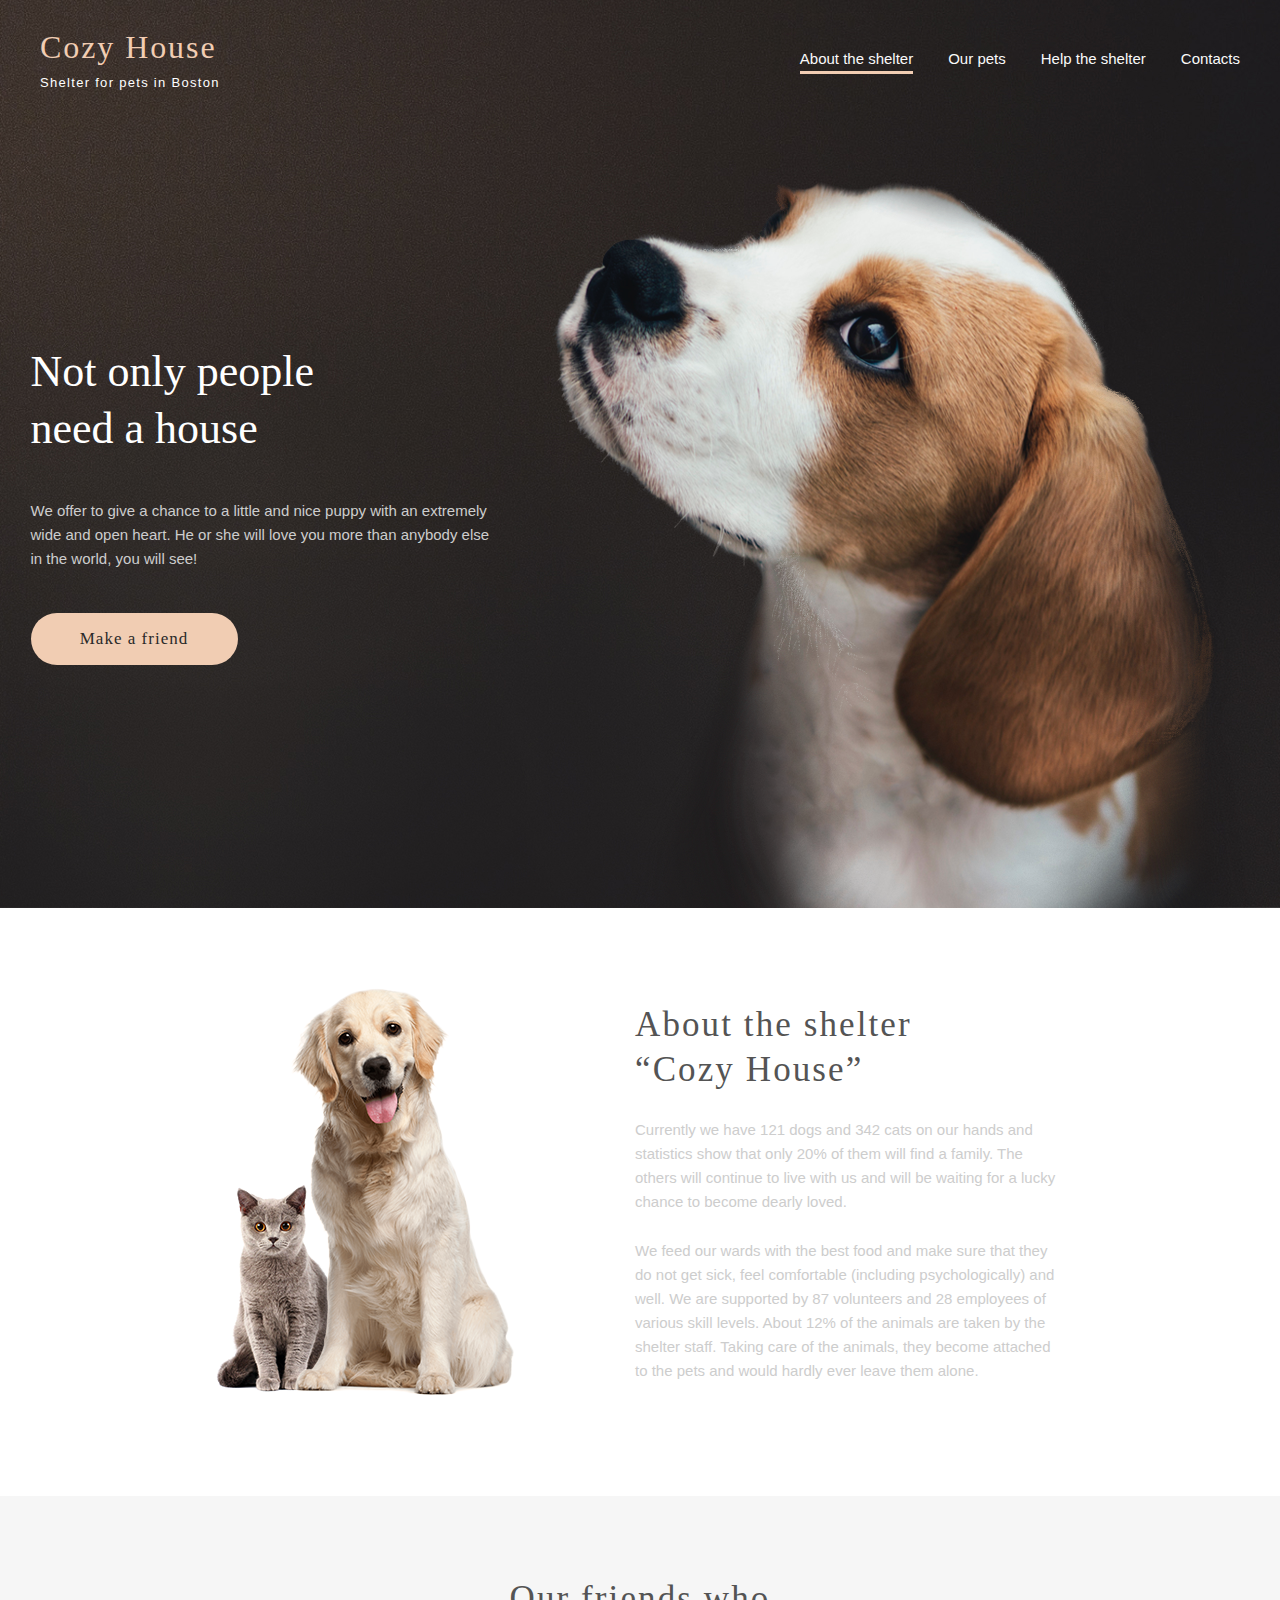
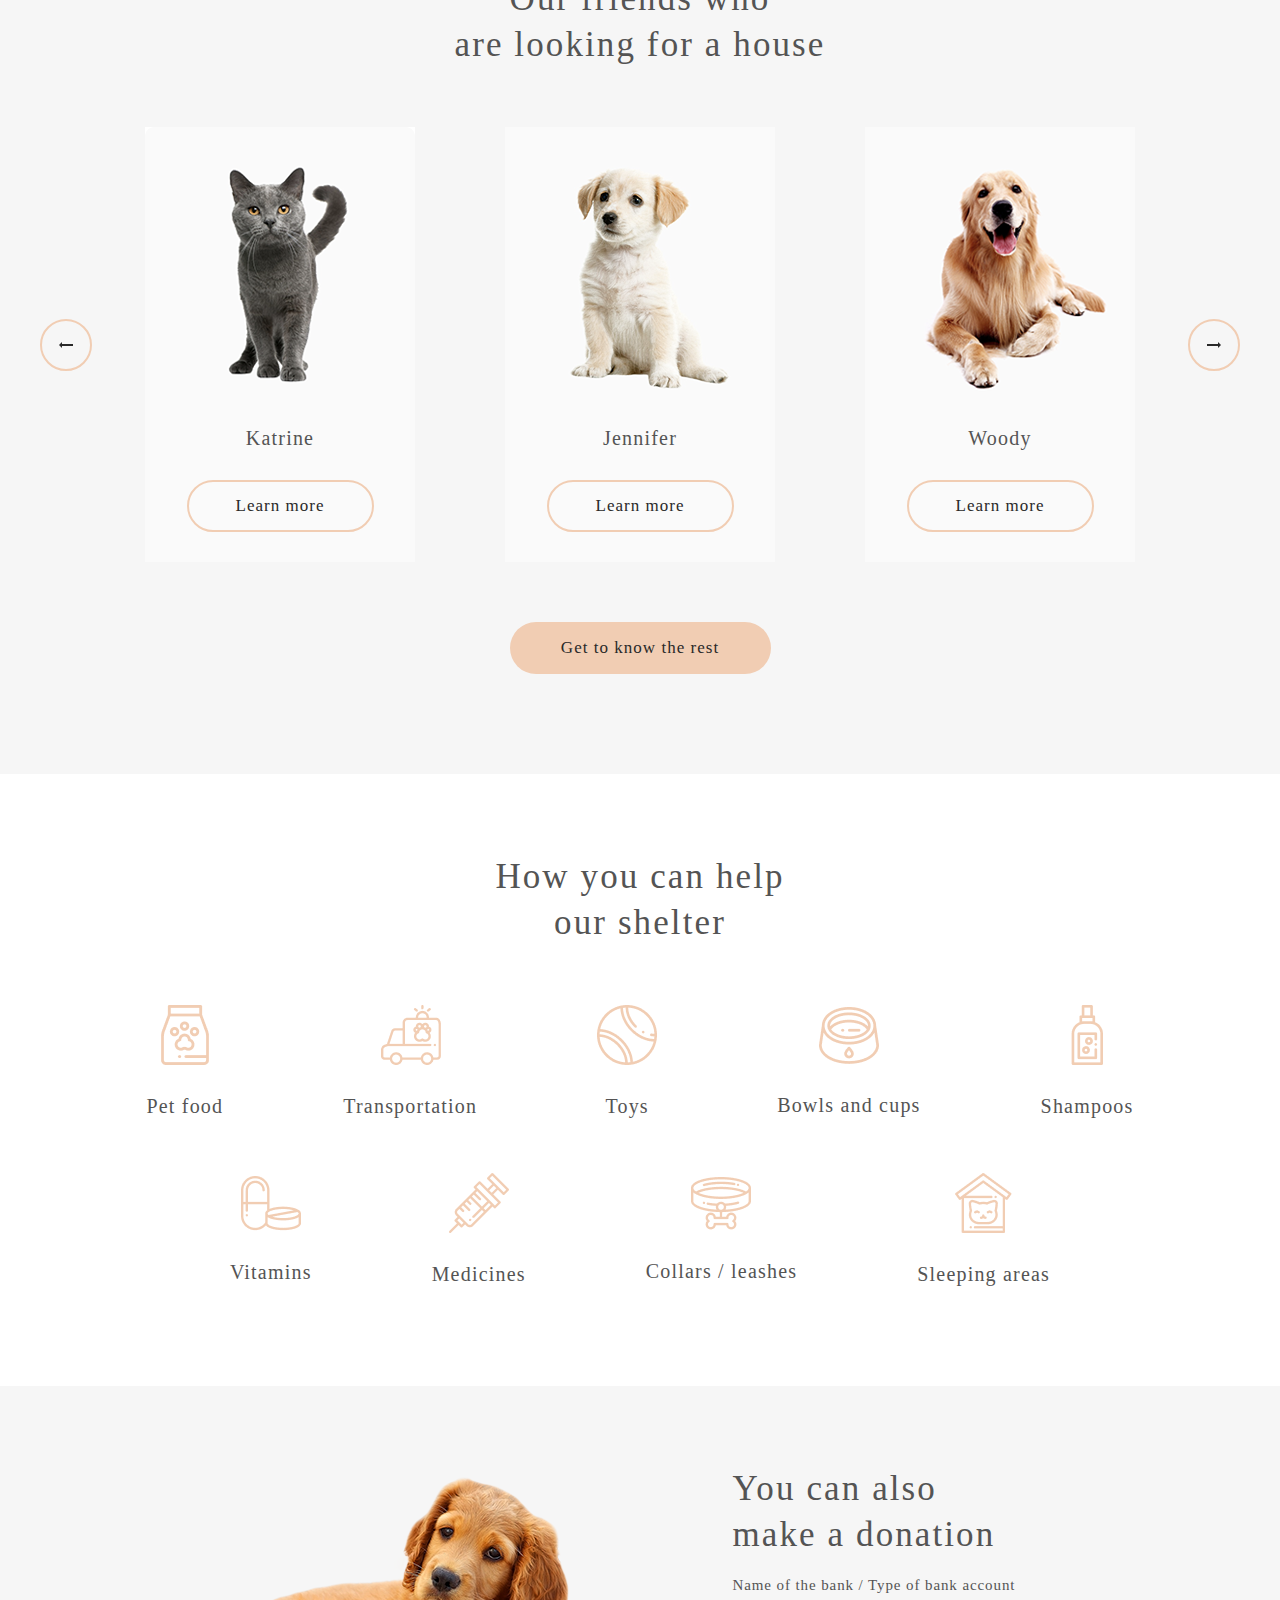
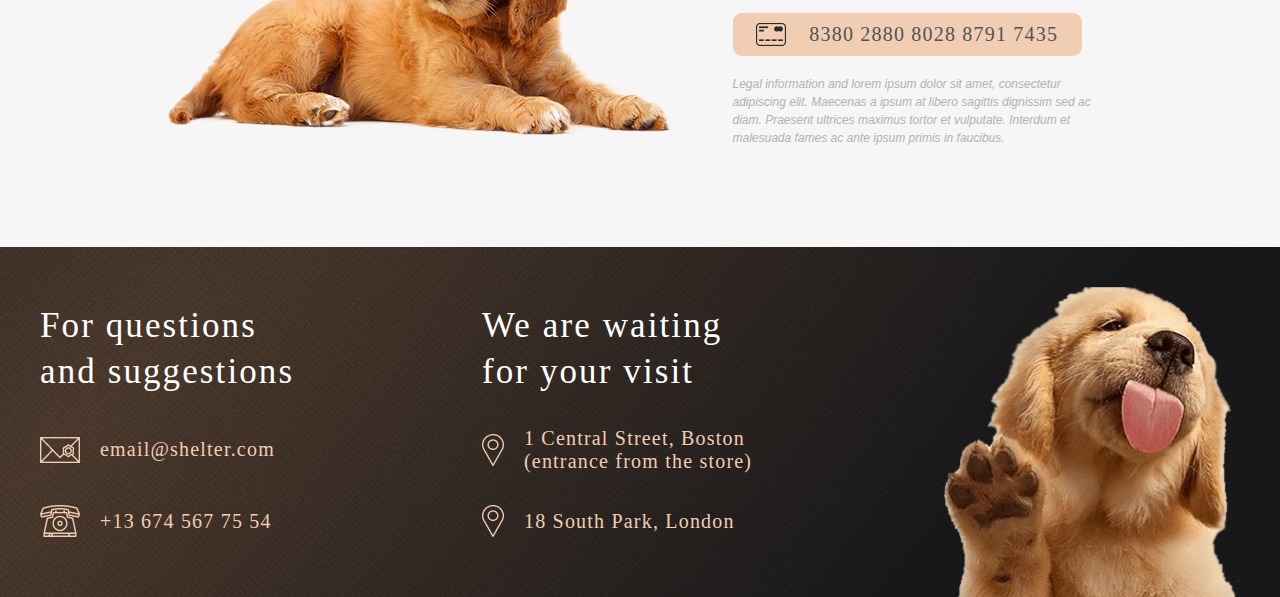
<file: shelter/index.html>
<!DOCTYPE html>
<html lang="en">

<head>
	<meta charset="UTF-8">
	<meta name="viewport" content="width=device-width, initial-scale=1.0">
	<title>Cozy House</title>
	<link rel="stylesheet" href="./css/style.css">
	<meta name="viewport" content="width=device-width">
</head>

<body>

	<!-- Header start -->

	<header class="header">
		<div class="menu">
			<a class="logo" href="./index.html">
				<h1 class="shelter_name">Cozy House</h1>
				<h3 class="shelter_base">Shelter for pets in Boston</h3>
			</a>
			<nav class="menu__body">
				<ul class="menu__list">
					<li class="header__item active">
						<a href="./index.html" class="header__link">About the shelter</a>
					</li>
					<li class="header__item ">
						<a href="./index-Our-pets.html" class="header__link">Our pets</a>
					</li>
					<li class="header__item">
						<a href="#help" class="header__link">Help the shelter</a>
					</li>
					<li class="header__item">
						<a href="#footer" class="header__link">Contacts</a>
					</li>
				</ul>
			</nav>
			<div class="menu_icon">
				<span></span>
				<span></span>
				<span></span>
				<!-- <span>&nbsp;</span> -->
			</div>
			<!-- <img src="./src/img/Burger.png" alt="img" class="burger"> -->
		</div>
	</header>

	<!-- Header end -->

	<main class="main">
		<!-- not-only start -->
		<section class="not-only">
			<div class="wrapper wrapper__not-onle">
				<!-- <div class="wrapper__not-onle"> -->
				<div class="not-only-friend">
					<h2 class="intro__title">
						Not only people need a house
					</h2>
					<p class="intro__subtitle">
						We offer to give a chance to a little and nice puppy with an extremely wide and open heart. He or
						she
						will love you more than anybody else in the world, you will see!
					</p>
					<a class="not-only-button" href="#our-friends">
						<button type="submit" class="search-form__submit">Make a friend</button></a>
				</div>
				<div class="not-only-pet">
					<img src="./img/start-screen-puppy.png" alt="" class="start-screen-puppy">
				</div>
				<!-- </div> -->
			</div>
		</section>
		<!-- about end -->

		<!-- about start -->
		<section class="about">
			<div class="wrapper">
				<div class="wrapper-about">
					<div class="about-img"></div>
					<div class="about-content">
						<h3 class="about-title">About the shelter <br> “Cozy House”</h3>
						<p class="about-p">Currently we have 121 dogs and 342 cats on our hands and statistics show that only
							20% of them will find a family. The others will continue to live with us and will be waiting for a
							lucky chance to become dearly loved.</p>
						<p class="about-p">We feed our wards with the best food and make sure that they do not get sick, feel
							comfortable (including psychologically) and well. We are supported by 87 volunteers and 28
							employees of various skill levels. About 12% of the animals are taken by the shelter staff. Taking
							care of the animals, they become attached to the pets and would hardly ever leave them alone.</p>
					</div>
				</div>
			</div>
		</section>
		<!-- about end -->

		<!-- our-friend start -->
		<section id="our-friends" class="our-friend">
			<div class="wrapper wrapper-friend">
				<h3 class="our-friend-title">Our friends who <br> are looking for a house</h3>
				<div class="slider">
					<button class="slider-left"></button>
					<div class="slider-conteiner">
						<div class="slider-card">
							<div class="slider-img"><img class="slider-img-img" src="./img/katrine.png" alt="pets-katrine"></div>
							<div class="slider-text">
								<p class="slider-text-p">Katrine</p>
							</div>
							<button class="slider-button">Learn more</button>
						</div>
						<div class="slider-card">
							<div class="slider-img"><img class="slider-img-img" src="./img/jennifer.png" alt="pets-katrine"></div>
							<div class="slider-text">
								<p class="slider-text-p">Jennifer</p>
							</div>
							<button class="slider-button">Learn more</button>
						</div>
						<div class="slider-card">
							<div class="slider-img"><img class="slider-img-img" src="./img/woody.png" alt="pets-katrine"></div>
							<div class="slider-text">
								<p class="slider-text-p">Woody</p>
							</div>
							<button class="slider-button">Learn more</button>
						</div>
					</div>
					<button class="slider-right"></button>
				</div>
				<a href="index-Our-pets.html#our_friends">
					<button type="submit" class="search-form-slider">Get to know the rest</button>
				</a>

			</div>

		</section>
		<!-- our-friend end -->

		<!-- help start -->
		<section id="help" class="help">
			<div class="wrapper help-wrapper">
				<h3 class="help-text">How you can help our shelter</h3>
				<div class="help-content">
					<div class="list-items-for-pets">
						<img src="./img/help-list-items/Vector.png" alt="Vector" class="for-pets-img">
						<h4 class="for-pets-par">Pet food</h4>
					</div>
					<div class="list-items-for-pets">
						<img src="./img/help-list-items/transportation.png" alt="transportation" class="for-pets-img">
						<h4 class="for-pets-par">Transportation</h4>
					</div>
					<div class="list-items-for-pets">
						<img src="./img/help-list-items/toys.png" alt="toys" class="for-pets-img">
						<h4 class="for-pets-par">Toys</h4>
					</div>
					<div class="list-items-for-pets">
						<img src="./img/help-list-items/bowls-and-cups.png" alt="bowls-and-cups" class="for-pets-img">
						<h4 class="for-pets-par">Bowls and cups</h4>
					</div>
					<div class="list-items-for-pets">
						<img src="./img/help-list-items/shampoos.png" alt="shampoos" class="for-pets-img">
						<h4 class="for-pets-par">Shampoos</h4>
					</div>
					<div class="list-items-for-pets test2">
						<img src="./img/help-list-items/vitamins.png" alt="vitamins" class="for-pets-img">
						<h4 class="for-pets-par">Vitamins</h4>
					</div>
					<div class="list-items-for-pets">
						<img src="./img/help-list-items/medicines.png" alt="medicines" class="for-pets-img">
						<h4 class="for-pets-par">Medicines</h4>
					</div>
					<div class="list-items-for-pets">
						<img src="./img/help-list-items/collars-or-leashes.png" alt="collars-or-leashes" class="for-pets-img">
						<h4 class="for-pets-par">Collars / leashes</h4>
					</div>
					<div class="list-items-for-pets">
						<img src="./img/help-list-items/sleeping-area.png" alt="sleeping-area.png" class="for-pets-img">
						<h4 class="for-pets-par">Sleeping areas</h4>
					</div>
				</div>
			</div>
		</section>
		<!-- help end -->

		<!-- donation start -->
		<section class="donation">
			<div class="wrapper donation-wrapper">
				<!-- <div class="donation-wrapper"> -->
				<div>
					<img src="./img/donation-dog.png" alt="" class="donation-img">
				</div>
				<div class="donation-content">
					<h3 class="donation-about">You can also <br> make a donation</h3>
					<h5 class="bank-par">Name of the bank / Type of bank account</h5>
					<a class="donation_link" href="#">
						<img src="./img/credit-card.png" alt="">
						<h4 class="donation-tel">8380 2880 8028 8791 7435</h4>
					</a>
					<p class="donation-description">Legal information and lorem ipsum dolor sit amet, consectetur
						adipiscing elit. Maecenas a ipsum at libero sagittis dignissim sed ac diam. Praesent ultrices
						maximus tortor et vulputate. Interdum et malesuada fames ac ante ipsum primis in faucibus.</p>
				</div>
				<!-- </div> -->
			</div>
		</section>
		<!-- donation end -->

	</main>
	<footer id="footer" class="footer">
		<div class="wrapper footer-wrapper">
			<!-- <div class="footer-wrapper"> -->
			<div class="question-contacts">
				<h3 class="contacts-title">For questions <br> and suggestions</h3>
				<a class="contacts-link" href="mailto:email@shelter.com">
					<img src="./img/mail.png" alt="mail">
					<h4 class="contacts">email@shelter.com</h4>
				</a>
				<a class="contacts-link" href="tel:+13 674 567 75 54">
					<img src="./img/phone.png" alt="phone">
					<h4 class="contacts">+13 674 567 75 54</h4>
				</a>
			</div>
			<div class="question-contacts">
				<h3 class="contacts-title">We are waiting <br> for your visit</h3>
				<a class="contacts-link"
					href="https://www.google.com.ua/maps/place/Marrakesh,+Morocco/@31.6345446,-8.1482793,11z/data=!3m1!4b1!4m6!3m5!1s0xdafee8d96179e51:0x5950b6534f87adb8!8m2!3d31.6294723!4d-7.9810845!16zL20vMDU0cnc">
					<div class="img_pin"></div>
					<h4 class="contacts">1 Central Street, Boston <br>(entrance from the store)</h4>
				</a>
				<a class="contacts-link"
					href="https://www.google.com.ua/maps/place/Marrakesh,+Morocco/@31.6345446,-8.1482793,11z/data=!3m1!4b1!4m6!3m5!1s0xdafee8d96179e51:0x5950b6534f87adb8!8m2!3d31.6294723!4d-7.9810845!16zL20vMDU0cnc">
					<div class="img_pin"></div>
					<h4 class="contacts">18 South Park, London </h4>
				</a>
			</div>
			<div class="puppu-contacts-img">
			</div>
			<!-- </div> -->
		</div>
	</footer>
	<div class="popup_wrapper">
		<div class="popup_shadow"></div>
		<div class="popup_window">
			<button class="popup_close-button">
				<span class="crose"></span>
			</button>
			<div class="popup_content">
				<div class="popup_picture"></div>
				<div class="popup_text-wrapper">
					<h3 class="petName"></h3>
					<div class="petType-block">
						<h4 class="petType"></h4>
						<h4>&nbsp;-&nbsp;</h4>
						<h4 class="petBreed"></h4>
					</div>
					<h5 class="popup_text-h5 petDescription"></h5>
					<div class="popup_pets_data-block">
						<ul class="popup_ul">
							<li class="popup_li">
								<h5 class="h5_bold">Age:&nbsp;</h5>
								<h5 class="popup_age"></h5>
							</li>
							<li class="popup_li">
								<h5 class="h5_bold">Inoculations:&nbsp;</h5>
								<h5 class="popup_inoculations"></h5>
							</li>
							<li class="popup_li">
								<h5 class="h5_bold">Diseases:&nbsp;</h5>
								<h5 class="popup_diseases"></h5>
							</li>
							<li class="popup_li">
								<h5 class="h5_bold">Parasites:&nbsp;</h5>
								<h5 class="popup_parasites"></h5>
							</li>
						</ul>
					</div>
				</div>
			</div>
		</div>
	</div>
	<script src="./burger_menu.js"></script>
	<script src="./popup.js" type="module"></script>
</body>

</html>
</file>
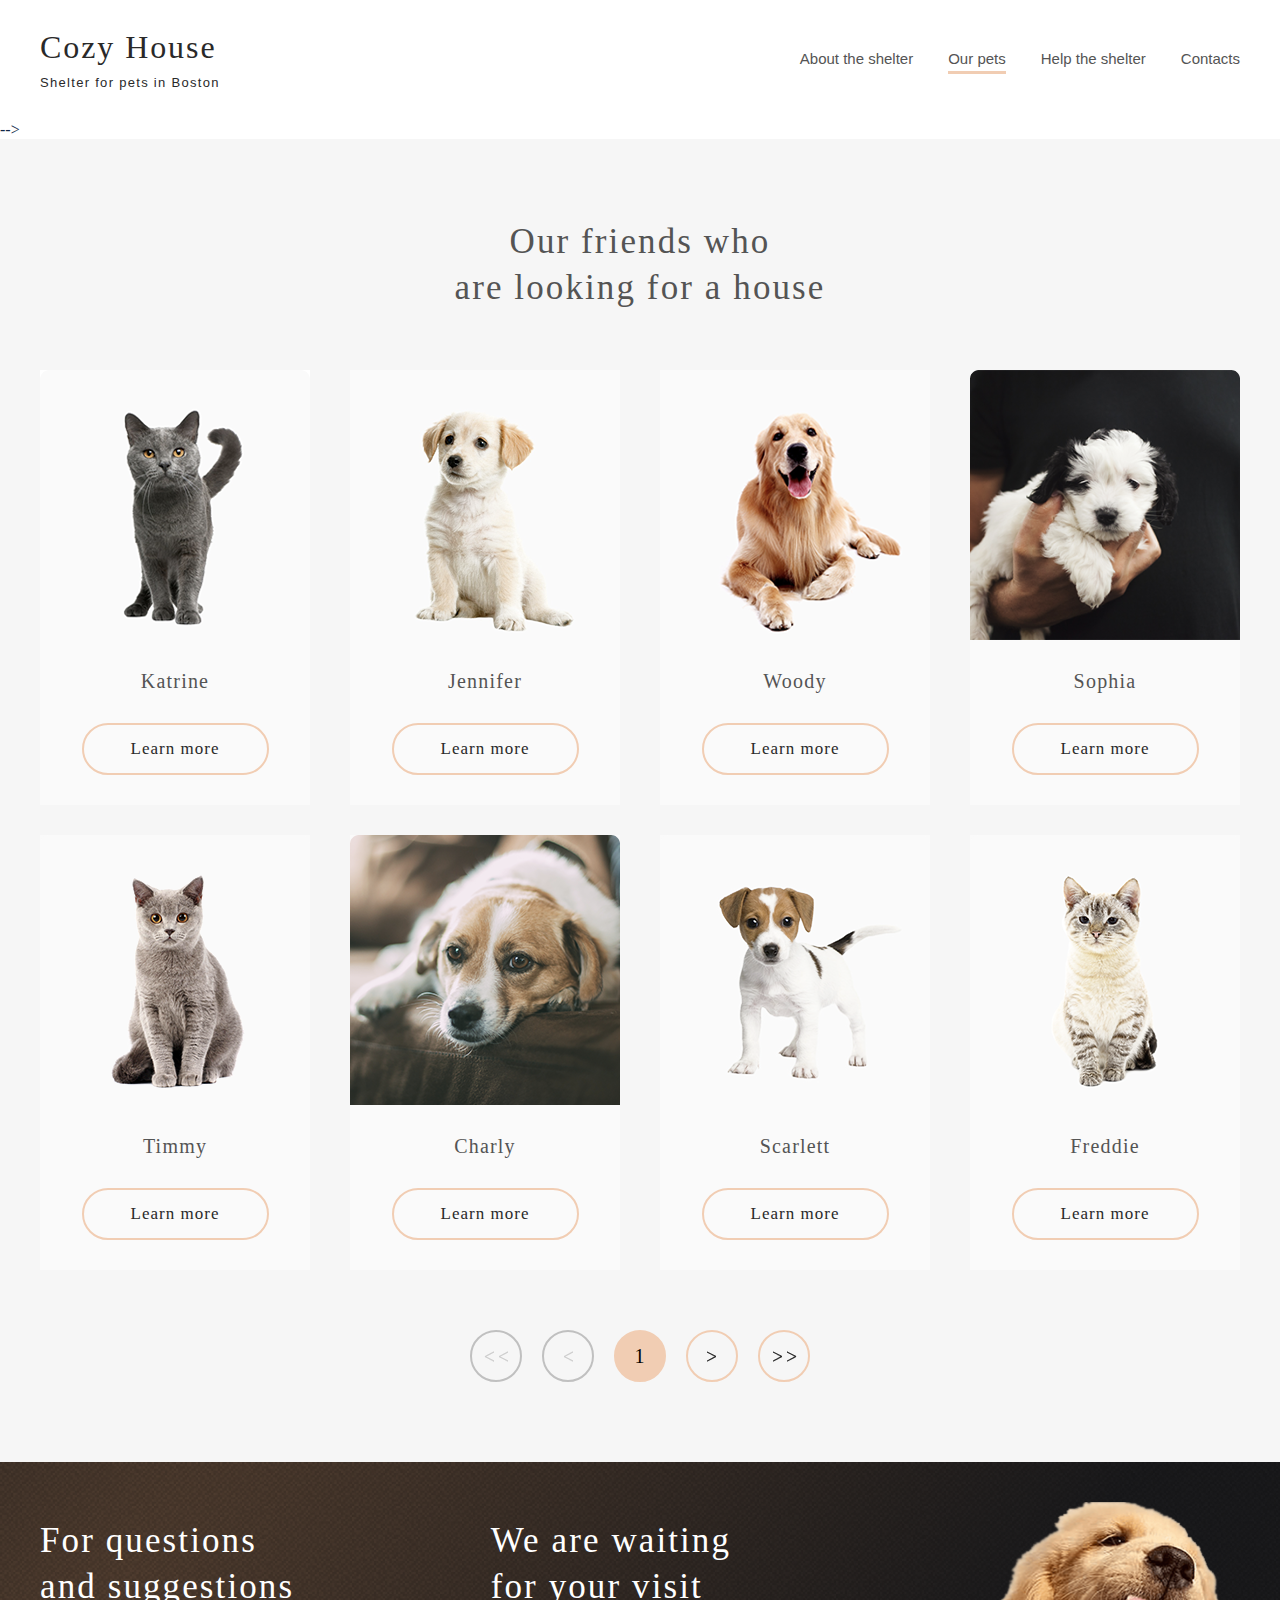
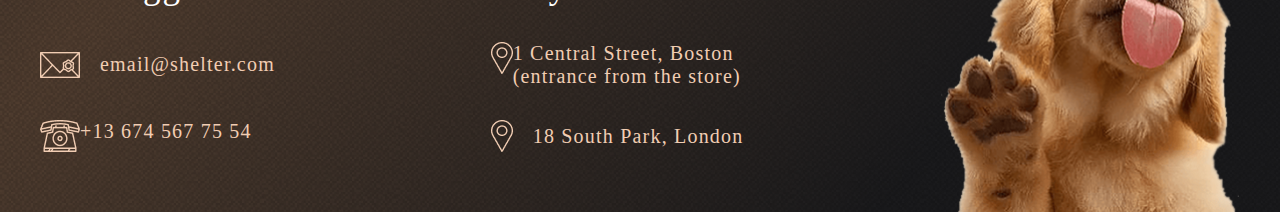
<file: shelter/index-Our-pets.html>
<!DOCTYPE html>
<html lang="en">

<head>
	<meta charset="UTF-8">
	<meta http-equiv="X-UA-Compatible" content="IE=edge">
	<meta name="viewport" content="width=device-width, initial-scale=1.0">
	<title>Our pets</title>
	<link rel="stylesheet" href="./css/style-Our-pets.css">
</head>

<body>

	<!-- Header start -->

	<header class="header">
		<div class="menu">
			<a class="logo" href="./index.html">
				<h1 class="shelter_name">Cozy House</h1>
				<h3 class="shelter_base">Shelter for pets in Boston</h3>
			</a>
			<nav class="menu__body">
				<ul class="menu__list">
					<li class="header__item ">
						<a href="./index.html" class="header__link">About the shelter</a>
					</li>
					<li class="header__item active">
						<a href="./index-Our-pets.html" class="header__link">Our pets</a>
					</li>
					<li class="header__item">
						<a href="#help" class="header__link">Help the shelter</a>
					</li>
					<li class="header__item">
						<a href="#footer" class="header__link">Contacts</a>
					</li>
				</ul>
			</nav>
			<div class="menu_icon">
				<span></span>
				<span></span>
				<span></span>
				<!-- <span>&nbsp;</span> -->
			</div>
		</div>
	</header> -->

	<main class="pets">
		<section id="our_friends" class="our_friends">
			<div class="wrapper our_friends-wrapper">
				<h3 class="our-friend-title">Our friends who <br>
					are looking for a house</h3>
				<!-- <div class="our_friends_conteiner"> -->
				<div class="our_friend-conteiner">
					<div class="slider-card">
						<div class="slider-img"><img class="slider-img-img" src="./img/katrine.png" alt="pets-katrine"></div>
						<div class="slider-text">
							<p class="slider-text-p">Katrine</p>
						</div>
						<button class="slider-button">Learn more</button>
					</div>
					<div class="slider-card">
						<div class="slider-img"><img class="slider-img-img" src="./img/jennifer.png" alt="pets-katrine"></div>
						<div class="slider-text">
							<p class="slider-text-p">Jennifer</p>
						</div>
						<button class="slider-button">Learn more</button>
					</div>
					<div class="slider-card">
						<div class="slider-img"><img class="slider-img-img" src="./img/woody.png" alt="pets-katrine"></div>
						<div class="slider-text">
							<p class="slider-text-p">Woody</p>
						</div>
						<button class="slider-button">Learn more</button>
					</div>
					<div class="slider-card">
						<div class="slider-img"><img class="slider-img-img" src="./img/pets/pets-katrine.png" alt="pets-katrine"></div>
						<div class="slider-text">
							<p class="slider-text-p">Sophia</p>
						</div>
						<button class="slider-button">Learn more</button>
					</div>
					<div class="slider-card">
						<div class="slider-img"><img class="slider-img-img" src="./img/pets/pets-timmy.png" alt="pets-katrine"></div>
						<div class="slider-text">
							<p class="slider-text-p">Timmy</p>
						</div>
						<button class="slider-button">Learn more</button>
					</div>
					<div class="slider-card">
						<div class="slider-img"><img class="slider-img-img" src="./img/pets/pets-charly.png" alt="pets-katrine"></div>
						<div class="slider-text">
							<p class="slider-text-p">Charly</p>
						</div>
						<button class="slider-button">Learn more</button>
					</div>
					<div class="slider-card">
						<div class="slider-img"><img class="slider-img-img" src="./img/pets/pets-scarlet.png" alt="pets-katrine"></div>
						<div class="slider-text">
							<p class="slider-text-p">Scarlett</p>
						</div>
						<button class="slider-button">Learn more</button>
					</div>
					<div class="slider-card">
						<div class="slider-img"><img class="slider-img-img" src="./img/pets/pets-katrine-2.png" alt="pets-katrine"></div>
						<div class="slider-text">
							<p class="slider-text-p">Freddie</p>
						</div>
						<button class="slider-button">Learn more</button>
					</div>
				</div>
				<!-- </div> -->
				<div class="our_friends_navigation">
					<button class="slider-left navigation-left-pets no_active" disabled></button>
					<button class="slider-left navigation-second-left no_active" disabled></button>
					<button class="slider-button-defolt navigation-one">1</button>
					<button class="slider-right navigation-second-right"></button>
					<button class="slider-right navigation-rigth-pets"></button>
				</div>
			</div>
		</section>
	</main>
	<footer id="footer" class="footer">
		<div class="wrapper">
			<div class="footer-wrapper">
				<div class="question-contacts">
					<h3 class="contacts-title">For questions <br> and suggestions</h3>
					<a class="contacts-link" href="mailto:email@shelter.com">
						<img src="./img/mail.png" alt="mail">
						<h4 class="contacts">email@shelter.com</h4>
					</a>
					<a class="" href="tel:+13 674 567 75 54">
						<img src="./img/phone.png" alt="phone">
						<h4 class="contacts">+13 674 567 75 54</h4>
					</a>
				</div>
				<div class="question-contacts">
					<h3 class="contacts-title">We are waiting <br> for your visit</h3>
					<a class=""
						href="https://www.google.com.ua/maps/place/Marrakesh,+Morocco/@31.6345446,-8.1482793,11z/data=!3m1!4b1!4m6!3m5!1s0xdafee8d96179e51:0x5950b6534f87adb8!8m2!3d31.6294723!4d-7.9810845!16zL20vMDU0cnc">
						<div class="img_pin"></div>
						<h4 class="contacts">1 Central Street, Boston <br>(entrance from the store)</h4>
					</a>
					<a class="contacts-link"
						href="https://www.google.com.ua/maps/place/Marrakesh,+Morocco/@31.6345446,-8.1482793,11z/data=!3m1!4b1!4m6!3m5!1s0xdafee8d96179e51:0x5950b6534f87adb8!8m2!3d31.6294723!4d-7.9810845!16zL20vMDU0cnc">
						<div class="img_pin"></div>
						<h4 class="contacts">18 South Park, London </h4>
					</a>
				</div>
				<div class="puppu-contacts-img">
				</div>
			</div>
		</div>
	</footer>
	</div>
	<div class="popup_wrapper">
		<div class="popup_shadow"></div>
		<div class="popup_window">
			<button class="popup_close-button">
				<span class="crose"></span>
			</button>
			<div class="popup_content">
				<div class="popup_picture" style="background-image: url(./img/pets/);" ></div>
				<div class="popup_text-wrapper">
					<h3 class="petName">12</h3>
					<div class="petType-block">
						<h4 class="petType">32</h4>
						<h4>&nbsp;-&nbsp;</h4>
						<h4 class="petBreed">32</h4>
					</div>
					<h5 class="popup_text-h5 petDescription"></h5>
					<div class="popup_pets_data-block">
						<ul class="popup_ul">
							<li class="popup_li">
								<h5 class="h5_bold">Age:&nbsp;</h5>
								<h5 class="popup_age"></h5>
							</li>
							<li class="popup_li">
								<h5 class="h5_bold">Inoculations:&nbsp;</h5>
								<h5 class="popup_inoculations"></h5>
							</li>
							<li class="popup_li">
								<h5 class="h5_bold">Diseases:&nbsp;</h5>
								<h5 class="popup_diseases"></h5>
							</li>
							<li class="popup_li">
								<h5 class="h5_bold">Parasites:&nbsp;</h5>
								<h5 class="popup_parasites"></h5>
							</li>
						</ul>
					</div>
				</div>
			</div>
		</div>
	</div>
	<script src="./burger_menu.js"></script>
	<script src="./popup.js" type="module"></script>
</body>

</html>
</file>
<file: shelter/css/style.css>
@import url(./popup.css);

* {
	padding: 0;
	margin: 0;
}

img {
	max-width: 100%;
	display: block;
}

html {
	box-sizing: border-box;
}

button {
	transition: .5s;
	cursor: pointer;
}

li {
	list-style: none;
}

a {
	display: flex;
	text-decoration: none;
}

body {
	font-family: 'Georgia';
	font-style: normal;
	font-size: 16px;
	line-height: 1.2;
	font-weight: normal;
	font-weight: 400;
	color: #102746;
	/* max-width: 1280px; */
}
body.lock {
	overflow: hidden;
}


h1 {
	display: none;
}

h2 {
	font-family: 'Georgia';
	font-style: normal;
	font-weight: 400;
	font-size: 44px;
	line-height: 130%;
	color: #FFFFFF;
}

h3 {
	font-family: 'Georgia';
	font-style: normal;
	font-weight: 400;
	font-size: 35px;
	line-height: 130%;
	align-items: center;
	letter-spacing: 0.06em;
	color: #545454;
}

h4 {
	font-family: 'Georgia';
	font-style: normal;
	font-weight: 400;
	font-size: 20px;
	line-height: 115%;
	align-items: center;
	letter-spacing: 0.06em;
	color: #545454;
}



h5 {
	font-family: 'Georgia';
	font-style: normal;
	font-weight: 400;
	font-size: 15px;
	line-height: 110%;
	align-items: center;
	letter-spacing: 0.06em;
	color: #545454;
}

p {
	font-family: 'Arial';
	font-size: 15px;
	line-height: 160%;
	color: #CDCDCD;
	align-items: center;
}
.slider-button-defolt {
	width: 52px;
	height: 52px;
	border: 2px solid #F1CDB3;
	border-radius: 50%;
}

.slider-button-defolt {
	width: 52px;
	height: 52px;
	border: 2px solid #F1CDB3;
	border-radius: 50%;
}

.wrapper {
	/* width: 1200px; */
	margin: 0 auto;
	width: 100%;
}

/* basic end */


/* Header  start */

.menu__list {
	display: flex;
	flex-wrap: wrap;
}

.header__item {
	margin-right: 35px;
}

.menu__list .active {
	border-bottom: 3px solid #F1CDB3;
	pointer-events: none;
}

.header__item:last-child {
	margin-right: 0;
}

.header__link {
	font-family: 'Arial';
	font-size: 15px;
	line-height: 160%;
	color: #FAFAFA;
	text-decoration: none;
}


.header__item:hover,
.header__item:active .header__item:focus {
	border-bottom: 3px solid #F1CDB3;
	cursor: pointer;
	opacity: .55;
}



.header {
	width: 100%;
	position: absolute;
}

.logo {
	display: block;
	text-decoration: none;
}



.menu {
	display: flex;
	justify-content: space-between;
	align-items: center;
	max-width: 1280px;
	padding: 30px 40px 0 40px;
	margin: 0 auto;
}

.menu_navigation {
	display: flex;
	/* margin: auto 0 auto auto auto; */
}


.logo {
	justify-content: center;
	align-content: center;
}


.shelter_name {
	display: flex;
	align-items: center;
	font-family: 'Georgia';
	font-style: normal;
	font-weight: 400;
	font-size: 32px;
	line-height: 35px;
	color: #F1CDB3;
	letter-spacing: 0.06em;
	margin-bottom: 10px;
	text-align: center;
}

.shelter_base {
	font-family: 'Arial';
	font-style: normal;
	font-weight: 400;
	font-size: 13px;
	line-height: 15px;
	color: #FFFFFF;
	letter-spacing: 0.1em;
	text-align: center;
}


.menu_navigation {
	height: 54px;
	width: 443px;
	list-style-type: none;
	display: flex;
	justify-content: space-between;
	align-items: center;

}

.menu_navigation li,
.menu_navigation li a {
	text-decoration: none;
	font-family: 'Arial';
	font-style: normal;
	font-weight: 400;
	font-size: 15px;
	line-height: 24px;
	color: #CDCDCD;
}

/* burger  start */

.menu_icon {
	display: none;
	width: 30px;
	height: 20px;
	position: relative;
	z-index: 5;
	cursor: pointer;


}

.menu_icon span {
	position: absolute;
	top: calc(50% - 1px);
	left: 0;
	width: 100%;
	height: 1px;
	background-color: #F1CDB3;
	transition: all .2s;

}

.menu_icon span:first-child {
	top: 0;
}

.menu_icon span:last-child {
	top: auto;
	bottom: 0;
}

.menu_icon.activee span {
	transform: rotate(90deg);

}

.menu_icon.activee span:first-child {
	top: calc(50% + 1px);
	/* top: 0; */
}

.menu_icon.activee span:last-child {
	bottom: calc(50% - 1px);
	/* bottom: 0; */
}

/* burger end */

/* Header  end */


/* not-only start */

.not-only {
	background: url(../img/start-screen-background.jpg), radial-gradient(100% 215.42% at 0% 0%, #5B483A 0%, #262425 100%) no-repeat center;
	background-size: cover;
}

.wrapper__not-onle {
	display: flex;
	justify-content: space-around;
	/* flex-wrap: wrap; */
	margin: 0 auto;
	padding-top: 180px;
}


.not-only-friend {
	display: grid;
	grid-template-rows: auto auto auto;
	max-width: 460px;
	max-height: 322px;
	margin-top: 163px;
	gap: 42px;
}

.intro__title {
	max-width: 310px;
}

.intro__subtitle {
	max-width: 460px;
}

.search-form__submit {
	width: 207px;
	height: 52px;
	color: #292929;
	background-color: #F1CDB3;
	border-radius: 100px;
	border: 0;
	font-family: 'Georgia';
	font-style: normal;
	font-weight: 400;
	font-size: 17px;
	line-height: 130%;
	letter-spacing: 0.06em;
}

.search-form__submit:hover,
.search-form__submit:focus,
.search-form__submit:active {
	background: #FDDCC4;
	;
	border: 2px solid #F1CDB3;
}

/* not-only end */


/* about start */


.wrapper-about {
	display: grid;
	grid-template-columns: auto auto;
	padding-bottom: 100px;
	grid-gap: 120px;
	align-items: center;
	padding-top: 80px;
	padding-bottom: 100px;
	justify-content: center;
}

.about-content {
	display: flex;
	flex-direction: column;
	gap: 25px;
}
.about-p {
	max-width: 430px;
}

.about-p {
	max-width: 430px;
}

.about-img {
	background: url(../img/about-pets.png);
	width: 300px;
	height: 408px;
}

/* about end */


/* our-friend start */

.our-friend {
	background: #F6F6F6;
}

.wrapper-friend {
	display: flex;
	flex-direction: column;
	gap: 60px;
	padding-top: 80px;
	padding-bottom: 100px;
}

.our-friend-title {
	margin: 0 auto;
	text-align: center;
	max-width: 400px;
}

.slider {
	display: flex;
	flex-wrap: wrap;
	justify-content: center;
	align-items: center;
	gap: 53px;
}

.slider-conteiner {
	display: flex;
	align-items: center;
	justify-content: space-between;
	gap: 90px;
}

.slider-card {
	display: flex;
	flex-direction: column;
	gap: 30px;
	justify-content: space-between;
	align-items: center;
	background: #FAFAFA;
	padding-bottom: 30px;
}

.test {
	display: block;
}

.slider-img:hover,
.slider-img:focus,
.slider-img:active {
	opacity: .80;
	cursor: pointer;
}

.slider-img img {
	display: block;
}


.slider-text-p {
	font-family: 'Georgia';
	font-size: 20px;
	line-height: 23px;
	letter-spacing: 0.06em;
	color: #545454;
}

.slider-button {
	display: flex;
	justify-content: center;
	align-items: center;

	font-family: 'Georgia';
	font-style: normal;
	font-weight: 400;
	font-size: 17px;
	line-height: 130%;
	letter-spacing: 0.06em;
	color: #292929;

	width: 187px;
	height: 52px;
	background: #FAFAFA;
	border: 2px solid #F1CDB3;
	border-radius: 100px;
}

.slider-button:hover,
.slider-button:focus,
.slider-button:active {
	background: #FDDCC4;
}

.slider-left {
	background: url(../img/left.png) no-repeat center;
	/* padding: 23px 23px; */
	width: 52px;
	height: 52px;
	border: 2px solid #F1CDB3;
	border-radius: 50%;
}

.slider-right {
	background: url(../img/right.png) no-repeat center;
	/* padding: 23px 23px; */
	width: 52px;
	height: 52px;
	border: 2px solid #F1CDB3;
	border-radius: 50%;
}

.slider-right:hover,
.slider-right:focus,
.slider-right:active,
.slider-left:hover,
.slider-left:focus,
.slider-left:active {
	background-color: #F1CDB3;
	border: 2px solid #F1CDB3;
}

.search-form-slider {
	display: flex;
	justify-content: center;
	align-items: center;
	margin: 0 auto;

	width: 261px;
	height: 52px;

	color: #292929;
	background: #F1CDB3;
	border-radius: 100px;
	border: 0;
	font-family: 'Georgia';
	font-size: 17px;
	line-height: 130%;
	letter-spacing: 0.06em;
}

.search-form-slider:hover,
.search-form-slider:focus,
.search-form-slider:active {
	background: #FDDCC4;
	border: 2px solid #F1CDB3;
}

/* our frind end */


/* help start  */

.help {
	display: flex;
	background: #FFFFFF;
	align-items: center;
	/* justify-content: space-between; */
}

.help-wrapper {
	width: 100%;
	display: flex;
	margin: 80px auto 100px;
	/* margin-bottom: 20px; */
	justify-content: space-between;
	align-items: center;
	flex-direction: column;
}

.help-text {
	margin-bottom: 60px;
	width: 310px;
	text-align: center;
}

.help-content {
	max-width: 1029px;
	display: flex;
	flex-wrap: wrap;
	justify-content: center;
	align-items: center;
	row-gap: 55px;
	column-gap: 120px;

}



.list-items-for-pets {
	display: flex;
	align-items: center;
	text-align: center;
	flex-direction: column;
}

.for-pets-img {
	margin-bottom: 30px;
}

/* help end */


/* donation start */

.donation {
	background: #F6F6F6;
}

.donation-wrapper {
	display: grid;
	grid-template-columns: auto auto;
	justify-content: center;
	padding-top: 80px;
	padding-bottom: 100px;
	gap: 30px;
}

.donation-img {
	max-width: 100%;
	margin: 10px 30px 10px 0;
}

.donation-content {
	display: flex;
	flex-direction: column;
	justify-content: space-between;
}

.donation_link {
	display: flex;
	justify-content: space-evenly;
	max-width: 349px;
	background: #F1CDB3;
	border-radius: 9px;
	align-content: center;
	padding: 10px 0;
}


.donation-description {
	font-family: 'Arial';
	max-width: 380px;
	font-style: italic;
	font-size: 12px;
	line-height: 18px;
	align-items: center;
	color: #B2B2B2;
}

/* donation end */


/* location start */

.footer {
	background: url(../img/footer-gradient-background.png), radial-gradient(110.67% 538.64% at 5.73% 50%, #513D2F 0%, #1A1A1C 100%) no-repeat center;
	background-size: cover;
	padding: 40px 40px 0;
}

.footer-wrapper {
	display: flex;
	justify-content: space-between;
	/* padding-top: 40px; */
	padding-bottom: 0;
}

.question-contacts {
	display: flex;
	flex-direction: column;
	justify-content: space-between;
	height: 234px;
	margin-top: 16px;
}

.puppu-contacts-img {
	background: url(../img/footer-puppy.png) no-repeat center;
	width: 300px;
	height: 310px;
}

.contacts-title {
	color: #FFFFFF;
}

.contacts-link {
	display: flex;
	color: #F1CDB3;
	gap: 20px;
	align-items: center;
}

.contacts {
	font-family: 'Georgia';
	font-style: normal;
	font-weight: 400;
	font-size: 20px;
	line-height: 115%;
	letter-spacing: 0.06em;
	color: #F1CDB3;
}

.img_pin {
	width: 22px;
	height: 32px;
	background: url(../img/pin.png) no-repeat center;
}

/* location end */


@media (max-width: 768px) {
	.wrapper {
		max-width: 768px;
	}

	.menu {
		margin: 0 30px;
		padding: 30px 0 0;
		justify-content: space-between;
	}

	/* not-only start */

	.not-only {
		margin: 0 auto;

	}

	.wrapper__not-onle {
		flex-wrap: wrap;
		padding-top: 150px;
	}

	.not-only-friend {
		margin: 0 auto 0;
	}

	.not-only-button {
		margin: 0 auto;
	}

	.not-only-pet {
		margin: 100px 30px 0 169px;
	}

	/* not-only end  */


	/* about start */


	.wrapper-about {
		grid-template-columns: auto;
		grid-template-areas:
			"text"
			"area";
		grid-row-gap: 80px;
	}

	.about-img {
		margin: 0 auto;
		grid-area: area;
	}

	.about-content {
		grid-area: text;
		margin: 0 3px;
		justify-self: center;
	}

	/* about end */

	/* friends start */

	.slider-conteiner {
		gap: 40px;
	}

	.slider {
		justify-content: center;
		gap: 12px;
	}

	.slider-card:last-child {
		display: none;
	}


	/* friends end */


	/* help start  */

	.help-content {
		display: grid;
		/* max-width: 630px;
		max-height: 449px; */
		grid-template-columns: repeat(3, 1fr);
		justify-content: space-between;
		align-items: center;
		grid-column-gap: 60px;
		grid-row-gap: 55px;

	}

	/* help end  */


	/* donation start */

	.donation-wrapper {
		display: flex;
		flex-direction: column-reverse;
		align-items: center;
	}

	.donation-content {
		grid-area: text;
		gap: 20px;
		order: 1;
	}

	.donation-img {
		order: 2;
		grid-area: area;
	}

	.donation_link {
		max-width: 349px;
	}

	.donation-description {
		max-width: 380px;
	}

	/* donation end */

	/* friends start */



	/* friends end */



	/* footer start */

	.footer-wrapper {
		flex-wrap: wrap;
		justify-content: center;
		margin: 0px auto;
		padding: 0;
	}

	.question-contacts {
		max-height: 234px;
		margin: 0 auto;
	}

	.puppu-contacts-img {
		margin-top: 65px;
	}

	/* footer end */
}

@media (max-width: 768px) {
	.menu__body {
		display: flex;
		position: absolute;
		top: 0;
		left: 100%;
		height: 100vh;
		width: 100%;
		background-color: #292929;
		overflow: auto;
		transition: all .2s;
	}

	.menu__body.activee {
		transition: .8s;
		/* display: flex; */
		left: 0;
	}

	.header__item {
		text-align: center;
		margin-right: 0;
	}

	.menu__list {
		flex-direction: column;
		gap: 0;
		margin: auto;
		gap: 40px;

	}

	.header__link {
		display: block;
		font-size: 32px;
		color: #CDCDCD;
	}


	.menu_icon {
		display: block;
	}


}

@media (max-width: 720px) {
	body {
		align-items: center;
		text-align: center;
	}

	h2 {
		font-size: 25px;
		line-height: 130%;
	}

	h3 {
		font-size: 25px;
	}

	h5 {
		font-size: 15px;
	}

	h4 {
		font-size: 15px;
		line-height: 110%;
	}

	p {
		font-size: 15px;
	}

	/* not-only start  */

	.not-only-friend {
		margin: 0 10px;
	}

	/* help start */

	.help-wrapper {
		margin: 42px auto;
	}

	.help-text {
		margin-bottom: 42px;
	}

	.help-content {
		display: grid;
		margin: 60px auto;
		width: 290px;
		display: grid;
		grid-template-columns: repeat(2, 130px);
		column-gap: 30px;
		row-gap: 30px;
	}

	.slider-card:nth-child(2) {
		display: none;
	}

	.slider {
		position: relative;
	}
}
</file>
<file: shelter/css/style-Our-pets.css>
@import url(./style.css);



/* header start  */
.header {
	position: relative;
	margin-bottom: 30px;
}

.shelter_name {
	color: #292929;
	letter-spacing: 0.06em;
}

.shelter_base {
	color: #292929;
}

.header__link {
	color: #545454;
}


/* .header__item {
	height: 24px;
	border-bottom: 3px solid transparent;
} */

.menu_icon span {
	background-color: black;
}

/* header end */

/* pets start */

.our_friends {
	display: flex;
	flex-wrap: wrap;
	background: #F6F6F6;
	padding: 80px 40px;
}

.our_friends-wrapper {
	display: flex;
	flex-direction: column;
	align-items: center;
	align-content: space-between;
	justify-content: space-between;
	flex-wrap: wrap;
	gap: 60px;
}


.our_friend-conteiner {
	display: flex;
	flex-wrap: wrap;
	justify-content: center;
	align-items: center;
	column-gap: 40px;
	row-gap: 30px;
}

.our-friend-title {
	margin: 0;
	padding: 0;
}

.our_friends_navigation {
	width: 100%;
	display: flex;
	gap: 20px;
	justify-content: center;
	align-items: center;
}

.navigation-left-pets:disabled {
	background: url(../img/pets/icons/__.png) no-repeat center;
}

.navigation-second-left:disabled {
	background: url(../img/pets/icons/_.png) no-repeat center;
}

.no_active:disabled {
	border: 2px solid #c0c0c0;
	cursor: auto;
}

.navigation-one {
	width: 52px;
	height: 52px;
	/* padding: 23px; */
	border: 2px solid #F1CDB3;
	border-radius: 100px;
	background-color: #F1CDB3;

	font-family: 'Georgia';
	font-size: 20px;
	text-align: center;
	letter-spacing: 0.06em;
}

.navigation-second-right {
	background: url(../img/pets/icons/_-2.png) no-repeat center;
}

.navigation-rigth-pets {
	background: url(../img/pets/icons/__-2.png) no-repeat center;
}



@media (max-width: 768px) {
	.wrapper {
		max-width: 768px;
	}

	.menu {
		padding: 30px 0 0;
		justify-content: space-around;
	}
	.menu {
		margin: 0 30px;
		padding: 30px 0 0;
		justify-content: space-between;
	}

	/* burger start*/
	.menu_icon.activee span {
		background-color: #F1CDB3;
		transform: rotate(90deg);
	}

	.header__link {
		color: #CDCDCD;
	}

/* burger end*/

	.our-friend-title {
		margin-bottom: 30px;
	}

	.our_friends-wrapper,
	.our_friends-conteiner {
		gap: 0;
	}

	.our_friend-conteiner {
		margin-bottom: 40px;
	}

	.our_friends-conteiner:last-child {
		display: none;
	}
	.slider-card:nth-child(7) {
		display: none;
	}
}
</file>
